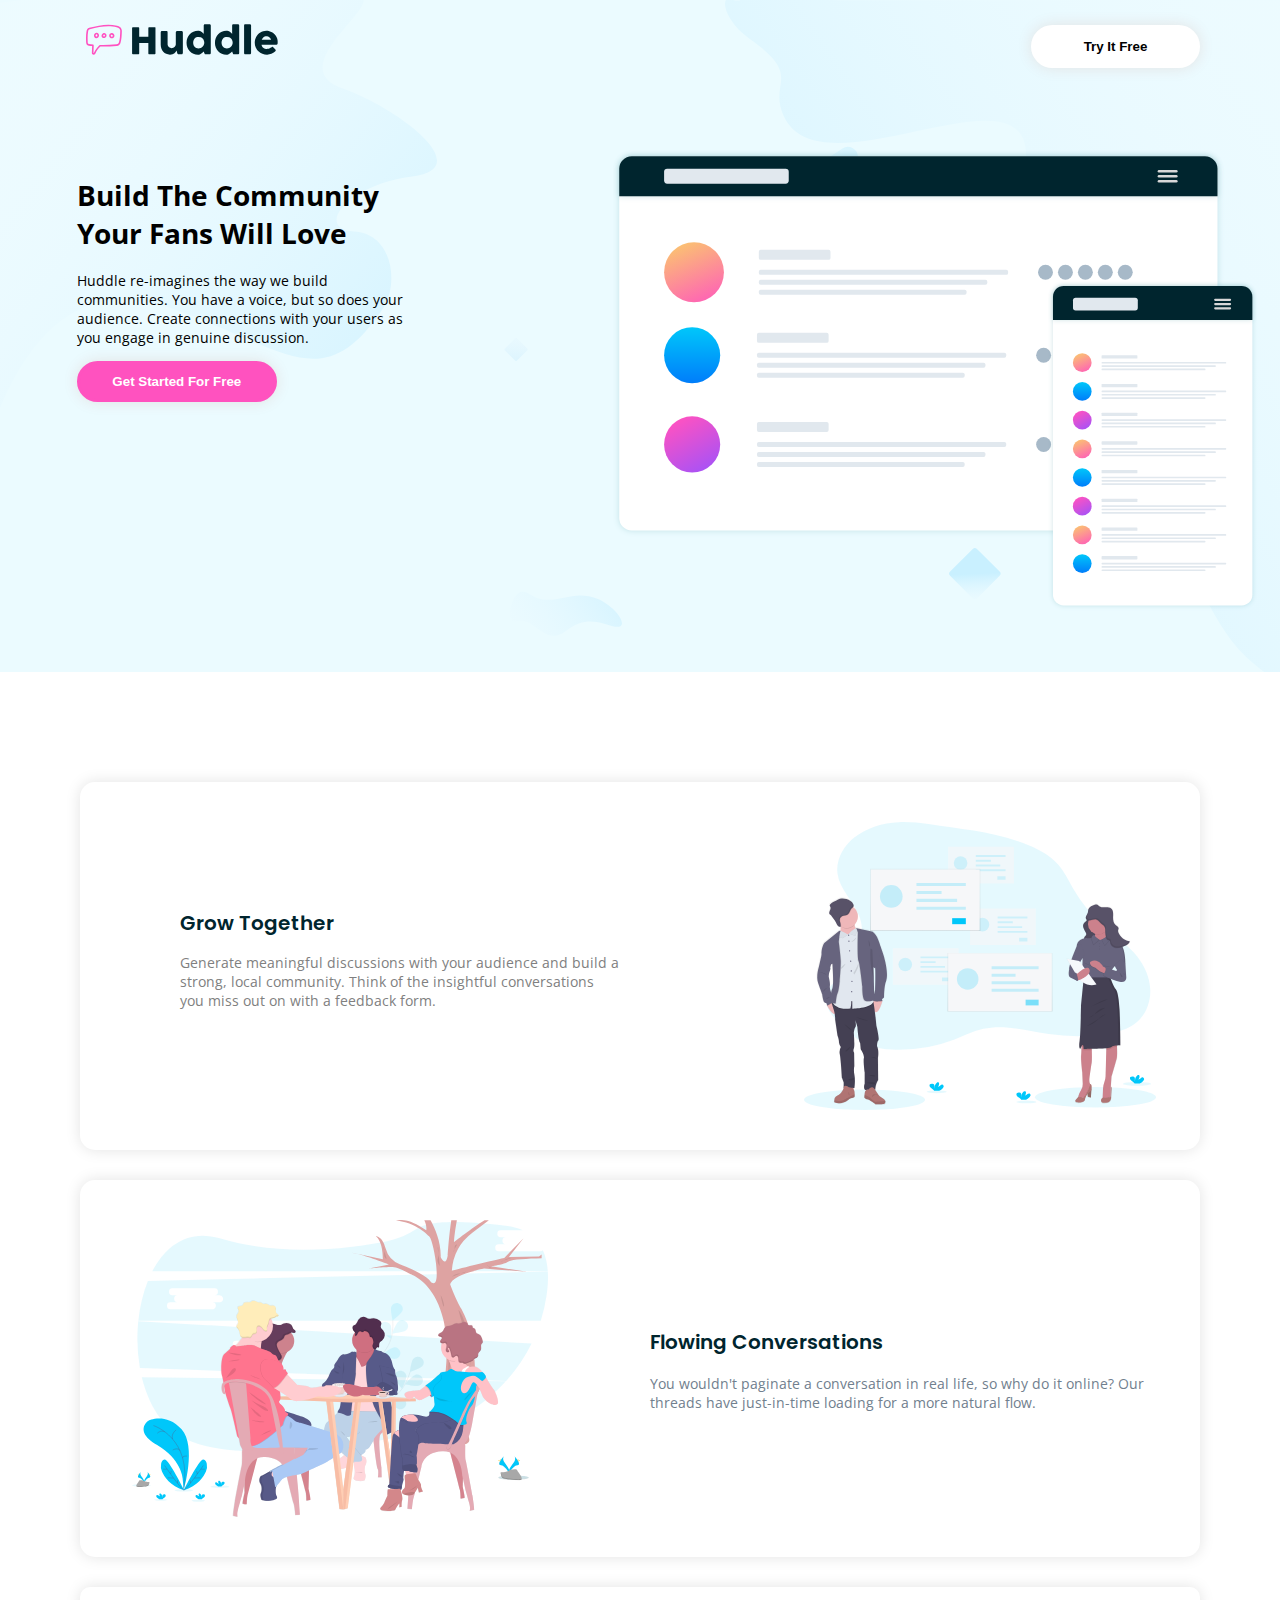
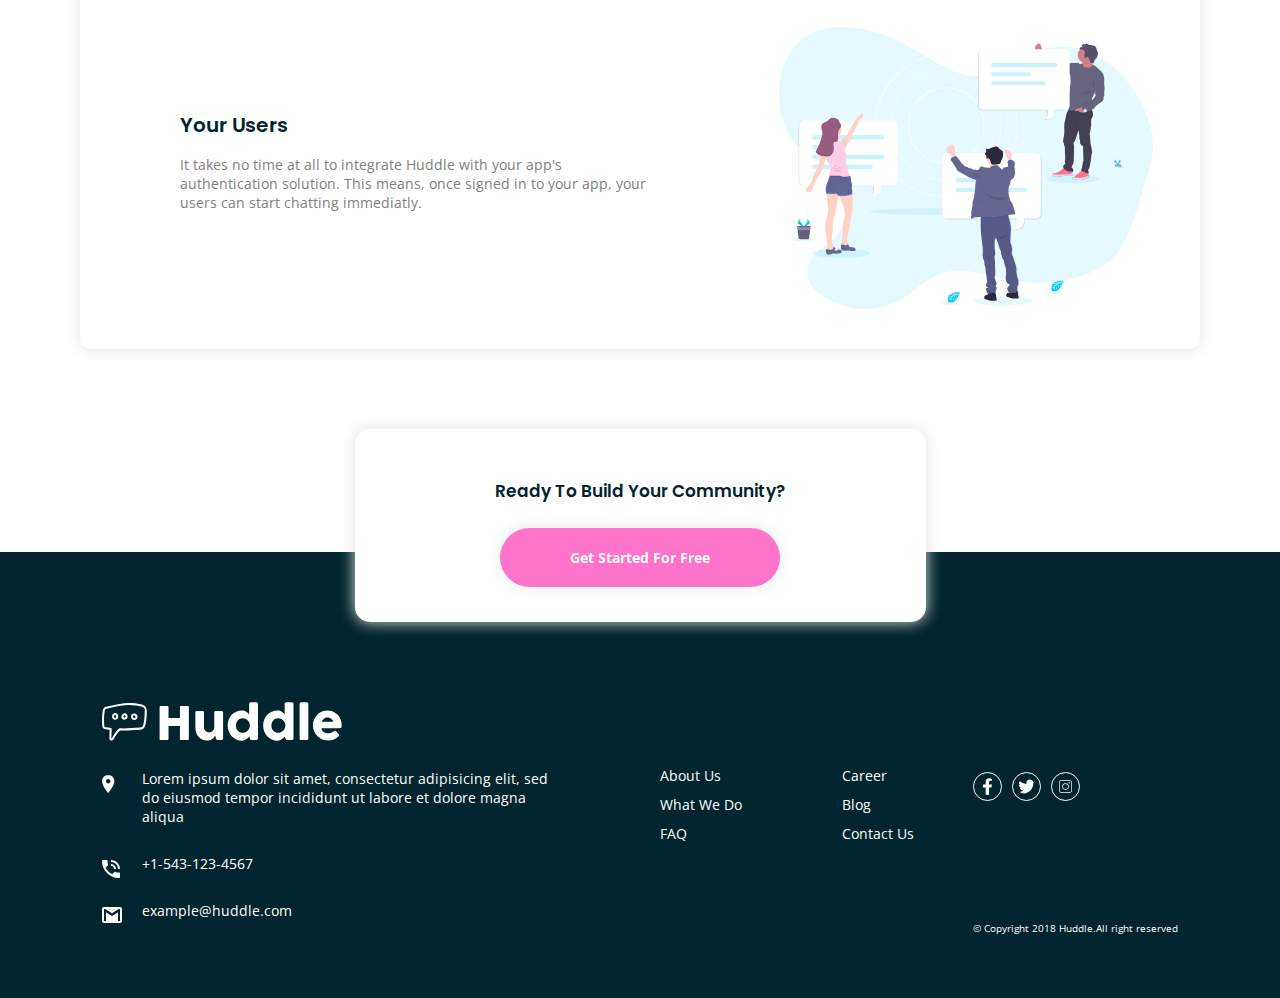
<file: index.html>
<!DOCTYPE html>
<html lang="en">
  <head>
    <meta charset="UTF-8" />
    <meta name="viewport" content="width=device-width, initial-scale=1.0" />
    <title>Huddle</title>
    <link rel="shortcut icon" type="image/png" href="images/favicon_32_32.png"/>
    <link rel="stylesheet" href="style.css" />
    <link rel="preconnect" href="https://fonts.googleapis.com" />
    <link rel="preconnect" href="https://fonts.gstatic.com" crossorigin />
    <link
      href="https://fonts.googleapis.com/css2?family=Open+Sans:wght@400;700&family=Poppins:wght@600&display=swap"
      rel="stylesheet"/>
    <script src="script.js" defer></script>
  </head>
  <!-- Herivola -->
  <header id="header">
    <div class="nav">
      <div>
        <img class="Logo" id="logoImagetop" src="images\logo.svg" alt="Logo Hundle" />
      </div>
      <div class="Button1">
        <button  id="buttonform" class="ButtonTry">Try It Free</button>
      </div>
    </div>
    <div class="HeaderBas">
      <div class="Texte">
        <h1>Build The Community Your Fans Will Love</h1>
        <p>
          Huddle re-imagines the way we build communities. You have a voice, but
          so does your audience. Create connections with your users as you
          engage in genuine discussion.
        </p>
        <div class="Button2">
          <button id="buttonForm2"   class="ButtonGet">Get Started For Free</button>
        </div>
      </div>
      <div>
        <img
          class="GrandeImage"
          src="images\illustration_mockups.svg"
          alt="Image bulle de discussion en format pc / mobile"/>
      </div>
    </div>
  </header>
  <!-- Sonia -->
    <div class="general">
      <div class="contenair1">
        <div class="Grow-together">
          <h2 class="Titre1">Grow Together</h2>
          <p class="Paragraphe1">
            Generate meaningful discussions with your audience and build a
            strong, local community. Think of the insightful conversations you
            miss out on with a feedback form.
          </p>
        </div>  
        
        <div class="img1">
          <img
            class="image1"
            src="images/illustration_grow_together.svg"
            alt="deux personnes discutent ensemble"/>
        </div>
      </div>
      <!-- Clément -->
      <div class="main2">
        <div class="body2">
          <img
            class="imgbody2"
            src="images\illustration_flowing_conversation.svg"
            alt="Image de 4 personnes buvant le café autour d'une table dans un jardin"/>
        </div>
        <div class="textebody2">
          <div class="titrebody2">
            <h2>Flowing Conversations</h2>
          </div>
          <div>
            <p class="paragrapheBody">
              You wouldn't paginate a conversation in real life, so why do it
              online? Our threads have just-in-time loading for a more natural
              flow.
            </p>
          </div>
        </div>
      </div>
      <!-- Sonia 2 -->
      <div class="contenair3">
        <div class="Your-users">
          <h2 class="Titre3">Your Users</h2>
          <p class="Paragraphe3">
            It takes no time at all to integrate Huddle with your app's
            authentication solution. This means, once signed in to your app,
            your users can start chatting immediatly.
          </p>
        </div>
        <div class="img3">
          <img
            class="image3"
            src="images/illustration_your_users.svg"
            alt="Trois personnes discutent et portent une bulle de dialogue chacun"/>
        </div>
      </div>
    
  
      <!-- Clément 2 -->
      <div class="blockmainfin">
        <div class="mainfin">
          <h2 class="ready">Ready To Build Your Community?</h2>
          <button id="buttonForm3"   class="boutonmainfin">Get Started For Free</button>
        </div>
     </div>
    </div>
  </div>
    <!-- Feras -->
    <footer>
      <div class="contact">
        <svg width="240" height="39" xmlns="http://www.w3.org/2000/svg">
          <g fill-rule="nonzero" fill="none">
            <path
              fill="#ffffff"
              d="M27.967.879C20.242.875 12.182 2.615 4.047 4.872c-1.033.208-2.041.884-2.574 1.72C.983 7.38.805 8.171.652 9c-.79 4.428-.694 8.776-.53 13.594.036 1.103.2 2.41.715 3.205.538.803 1.46 1.313 2.561 1.48a95.99 95.99 0 0 0 4.232.525l-.312 8.698c-.048.692.29 1.267.71 1.598.376.286.795.413 1.225.445.86.065 1.869-.303 2.37-1.257 2.195-4.224 3.572-6.089 6.317-8.895 7.158.176 13.407-.222 20.482-.745 2.501-.065 4.218-2.11 4.672-3.743 1.357-4.232 1.568-9.456 1.712-14.737.061-2.093-.665-4.148-1.95-5.234-1.222-.991-2.702-1.35-4.058-1.718C35.031 1.363 31.263.905 27.967.879zm10.29 3.31c1.358.369 2.555.724 3.31 1.337 1.26 1.339 1.218 2.23 1.2 3.675-.142 5.122-.388 10.093-1.544 13.86-.498 1.405-1.366 2.405-3.006 2.556-7.208.533-13.462.945-20.707.739a1.032 1.032 0 0 0-.763.302c-3.044 3.074-4.601 5.21-6.921 9.676-.054.102-.171.164-.315.175-.097-.005-.136-.08-.142-.148l.314-9.432c.019-.509-.401-.995-.907-1.05a95.48 95.48 0 0 1-5.06-.62c-.726-.111-.994-.31-1.193-.606-.346-.825-.338-1.335-.365-2.128-.162-4.775-.242-8.948.491-13.1.068-.614.298-1.242.542-1.767.404-.632 1.023-.725 1.644-.897 7.956-2.197 15.74-3.84 23.068-3.845 3.592.13 7.364.49 10.354 1.273zm-27.479 8.09c-1.096 1.313-.987 3.096-.14 4.29.442.625 1.132 1.128 1.972 1.242 1.091.09 1.783-.352 2.53-.86 1.353-1.176 1.49-3.228.461-4.71-.524-.755-1.362-1.208-2.218-1.24-1.172.012-1.968.535-2.605 1.277zm11.856-1.072c-1.092.035-1.975.791-2.514 1.607-.617.933-.977 2.101-.478 3.246.96 2.203 4.277 2.176 5.6-.063.61-1.032.454-2.205 0-3.056-.452-.85-1.136-1.543-2.131-1.702a2.494 2.494 0 0 0-.477-.032zm9.625.207c-.34-.008-.69.024-1.018.111-1.312.35-2.429 1.704-2.26 3.437.086.872.487 1.722 1.21 2.308.723.585 1.773.847 2.88.62 1.272-.26 2.06-1.285 2.323-2.275.263-.99.197-1.999-.414-2.817a3.47 3.47 0 0 0-2.72-1.384zm-18.965 1.623c.245.002.438.08.637.366.445.642.321 1.615-.128 2.005-.447.39-.726.424-.922.398-.196-.027-.395-.162-.573-.414-.34-.48-.44-1.256.007-1.81.238-.316.675-.513.98-.545zm9.483.223c.038.006.464.253.668.636.204.383.242.739.048 1.066-.577.976-1.804.712-1.99.287-.07-.162-.017-.813.32-1.32.335-.509.757-.7.954-.67zm10.564.748c.062.083.213.64.096 1.082-.118.442-.31.715-.78.811-.602.124-.94 0-1.193-.207-.254-.205-.425-.552-.462-.923-.09-.92.24-1.133.764-1.273.61-.15 1.3.112 1.575.51z"
              fill="#FF52C1"/>
            <path
              fill="#ffffff"
              d="M57.61 4.996c.016-.26.111-.494.287-.701a.875.875 0 0 1 .701-.31h6.826c.23 0 .467.096.712.287a.883.883 0 0 1 .368.724v10.893h11.421V4.996c0-.276.096-.513.287-.712.192-.2.44-.3.747-.3h6.734c.306 0 .574.077.804.23.23.154.345.399.345.736V37.1c0 .337-.1.59-.3.758-.198.169-.459.253-.78.253h-6.803c-.306 0-.555-.084-.747-.253-.191-.168-.287-.42-.287-.758V24.047H66.504V37.1c0 .322-.104.57-.31.747-.207.176-.487.264-.84.264h-6.756c-.643 0-.972-.299-.988-.896V4.996zm62.875 32.725c-.199.168-.41.275-.632.321a3.123 3.123 0 0 1-.631.07h-3.47c-.276 0-.514-.05-.713-.15-.2-.1-.368-.234-.506-.402a2.384 2.384 0 0 1-.344-.575 4.884 4.884 0 0 1-.23-.666l-.712-2.942c-.23.475-.563 1.015-1 1.62a8.495 8.495 0 0 1-1.666 1.7c-.674.53-1.479.974-2.413 1.334-.935.36-2.007.54-3.218.54-1.746 0-3.332-.337-4.757-1.011a10.904 10.904 0 0 1-3.642-2.758c-1.003-1.164-1.781-2.524-2.332-4.08-.552-1.554-.828-3.213-.828-4.974V10.695c0-.582.127-1.022.38-1.321.252-.299.654-.448 1.206-.448h5.308c.66 0 1.111.11 1.356.333.245.222.368.655.368 1.298v14.96c0 .66.15 1.284.448 1.874.299.59.693 1.11 1.184 1.562.49.452 1.045.809 1.666 1.069.62.26 1.252.39 1.896.39.551 0 1.122-.13 1.712-.39a6.361 6.361 0 0 0 1.631-1.046c.498-.436.908-.95 1.23-1.54.322-.59.482-1.214.482-1.872V10.626c0-.26.05-.52.15-.781.1-.26.249-.46.448-.598.199-.122.387-.206.563-.252.176-.046.38-.07.609-.07h5.194c.658 0 1.133.162 1.424.483.291.322.437.751.437 1.287v25.716c0 .29-.065.559-.195.804s-.31.437-.54.574l.137-.068zm26.681-3.172c-.414.414-.87.858-1.367 1.333-.498.475-1.046.92-1.643 1.333a9.3 9.3 0 0 1-1.93 1.023 6.097 6.097 0 0 1-2.23.402c-2.083 0-4.002-.39-5.757-1.172a13.777 13.777 0 0 1-4.527-3.206c-1.264-1.356-2.252-2.953-2.964-4.792-.713-1.838-1.069-3.814-1.069-5.929 0-2.13.356-4.11 1.069-5.94.712-1.83 1.7-3.424 2.964-4.78a13.635 13.635 0 0 1 4.527-3.194c1.755-.774 3.674-1.161 5.757-1.161.843 0 1.613.123 2.31.368a8.51 8.51 0 0 1 1.907.942c.575.383 1.103.816 1.586 1.298.482.483.938.954 1.367 1.414V1.985c0-.49.15-.903.448-1.24.299-.338.747-.506 1.345-.506h5.17c.2 0 .41.042.632.126.222.085.425.203.61.357.183.153.332.337.447.551.115.215.173.452.173.712v34.357c0 1.18-.62 1.77-1.862 1.77h-4.504c-.306 0-.544-.04-.712-.116a1.13 1.13 0 0 1-.426-.333 2.319 2.319 0 0 1-.31-.551 17.13 17.13 0 0 0-.344-.77l-.667-1.793zm-13.214-11.008a8.39 8.39 0 0 0 .471 2.839c.314.88.762 1.643 1.345 2.286a6.384 6.384 0 0 0 2.102 1.528c.82.376 1.728.563 2.724.563.98 0 1.903-.176 2.769-.528a7.058 7.058 0 0 0 2.263-1.46 7.256 7.256 0 0 0 1.552-2.194c.39-.843.609-1.747.655-2.712v-.322a7.26 7.26 0 0 0-.552-2.803 7.427 7.427 0 0 0-1.528-2.344 7.242 7.242 0 0 0-2.298-1.597 6.977 6.977 0 0 0-2.861-.586c-.996 0-1.904.195-2.724.586-.82.39-1.52.923-2.102 1.597a7.236 7.236 0 0 0-1.345 2.344 8.35 8.35 0 0 0-.47 2.803zm48.72 11.008c-.414.414-.87.858-1.368 1.333-.498.475-1.046.92-1.643 1.333a9.3 9.3 0 0 1-1.93 1.023 6.097 6.097 0 0 1-2.23.402c-2.083 0-4.002-.39-5.756-1.172a13.777 13.777 0 0 1-4.528-3.206c-1.263-1.356-2.252-2.953-2.964-4.792-.712-1.838-1.069-3.814-1.069-5.929 0-2.13.357-4.11 1.069-5.94s1.7-3.424 2.964-4.78a13.635 13.635 0 0 1 4.528-3.194c1.754-.774 3.673-1.161 5.756-1.161.843 0 1.613.123 2.31.368a8.51 8.51 0 0 1 1.907.942c.575.383 1.103.816 1.586 1.298.483.483.938.954 1.367 1.414V1.985c0-.49.15-.903.448-1.24.3-.338.747-.506 1.345-.506h5.17c.2 0 .41.042.632.126.223.085.426.203.61.357.183.153.333.337.448.551.114.215.172.452.172.712v34.357c0 1.18-.62 1.77-1.862 1.77h-4.504c-.306 0-.544-.04-.712-.116a1.13 1.13 0 0 1-.425-.333 2.319 2.319 0 0 1-.31-.551 17.13 17.13 0 0 0-.345-.77l-.667-1.793zm-13.215-11.008a8.39 8.39 0 0 0 .471 2.839c.315.88.763 1.643 1.345 2.286a6.384 6.384 0 0 0 2.103 1.528c.82.376 1.727.563 2.723.563.98 0 1.903-.176 2.769-.528a7.058 7.058 0 0 0 2.264-1.46 7.256 7.256 0 0 0 1.55-2.194c.391-.843.61-1.747.656-2.712v-.322a7.26 7.26 0 0 0-.552-2.803 7.427 7.427 0 0 0-1.528-2.344 7.242 7.242 0 0 0-2.298-1.597 6.977 6.977 0 0 0-2.861-.586c-.996 0-1.904.195-2.723.586-.82.39-1.521.923-2.103 1.597a7.236 7.236 0 0 0-1.345 2.344 8.35 8.35 0 0 0-.47 2.803zM197.61 2.008c0-.49.122-.903.367-1.24.246-.338.667-.506 1.264-.506h5.63c.154 0 .315.042.483.126a1.7 1.7 0 0 1 .471.357c.146.153.268.337.368.551.1.215.15.452.15.712v34.334c0 .582-.165 1.022-.495 1.321-.329.299-.754.448-1.275.448h-5.332c-.597 0-1.018-.15-1.264-.448-.245-.299-.367-.74-.367-1.321V2.008zm38.7 32.61a15.31 15.31 0 0 1-4.55 2.907 13.87 13.87 0 0 1-5.355 1.046c-2.1 0-4.083-.383-5.952-1.15a15.494 15.494 0 0 1-4.918-3.182 15.273 15.273 0 0 1-3.355-4.792c-.828-1.838-1.241-3.837-1.241-5.998 0-1.348.164-2.654.494-3.918a15.45 15.45 0 0 1 1.402-3.55 15.055 15.055 0 0 1 2.206-3.045 13.957 13.957 0 0 1 2.907-2.379 14.327 14.327 0 0 1 3.493-1.54 14.084 14.084 0 0 1 3.975-.551c1.272 0 2.505.169 3.7.506 1.195.337 2.318.812 3.367 1.424 1.05.613 2.01 1.349 2.884 2.207a14.896 14.896 0 0 1 2.252 2.815 13.58 13.58 0 0 1 1.46 3.263c.344 1.157.517 2.348.517 3.573 0 .797-.012 1.448-.035 1.954-.023.505-.142.908-.356 1.206-.215.3-.57.506-1.069.62-.498.116-1.23.173-2.194.173h-16.546c.153.98.463 1.8.93 2.46a5.842 5.842 0 0 0 1.62 1.573c.613.391 1.264.67 1.954.84a8.24 8.24 0 0 0 1.953.252c.552 0 1.118-.058 1.7-.172a12.179 12.179 0 0 0 1.69-.46 9.557 9.557 0 0 0 1.493-.667c.452-.252.816-.517 1.092-.792.245-.2.456-.349.632-.449.176-.1.364-.149.563-.149.2 0 .402.07.61.207a4.8 4.8 0 0 1 .7.597l2.436 2.758c.168.2.276.38.322.54.046.161.069.326.069.494 0 .307-.085.571-.253.793a2.89 2.89 0 0 1-.598.586zm-11.054-19.143c-.598 0-1.176.119-1.735.356a6.547 6.547 0 0 0-1.575.954c-.49.398-.93.85-1.321 1.356a8.315 8.315 0 0 0-.954 1.54h11.743a13.536 13.536 0 0 0-1.045-1.655 7.081 7.081 0 0 0-1.287-1.333 5.558 5.558 0 0 0-1.655-.896c-.62-.215-1.344-.322-2.171-.322z"
              fill="#00252E"/>
          </g>
        </svg>
        <ul>
          <li class="adresse">
            <p class="location">
              Lorem ipsum dolor sit amet, consectetur adipisicing elit, sed do
              eiusmod tempor incididunt ut labore et dolore magna aliqua
            </p>
          </li>
          <li class="telephone"><p>+1-543-123-4567</p></li>
          <li class="email"><p>example@huddle.com</p></li>
        </ul>
      </div>
      <div class="aboutus">
        <ul class="listAboutUsLeft">
          <li class="lists"><a href="#">About Us</a></li>
          <li class="lists"><a href="#">What We Do</a></li>
          <li class="lists"><a href="#">FAQ</a></li>
        </ul>
        <ul class="listAboutUsRight">
          <li class="lists"><a href="#">Career</a></li>
          <li class="lists"><a href="#">Blog</a></li>
          <li class="lists"><a href="#">Contact Us</a></li>
        </ul>
      </div>
      <div class="social_media">
        <div class="social_media_icon">
          <a href="https://www.facebook.com/" target="_blank"><svg aria-label="Logo Facebook"
              class="svgSM"
              stroke="currentColor"
              fill="currentColor"
              stroke-width="0"
              viewBox="0 0 320 512"
              height="17px"
              width="17px"
              xmlns="http://www.w3.org/2000/svg">
              <path
                d="M279.14 288l14.22-92.66h-88.91v-60.13c0-25.35 12.42-50.06 52.24-50.06h40.42V6.26S260.43 0 225.36 0c-73.22 0-121.08 44.38-121.08 124.72v70.62H22.89V288h81.39v224h100.17V288z"></path></svg></a>
          <a href="https://twitter.com/" target="_blank"
            ><svg aria-label="Logo Twitter"
              class="svgSM"
              stroke="currentColor"
              fill="currentColor"
              stroke-width="0"
              viewBox="0 0 512 512"
              height="17px"
              width="17px"
              xmlns="http://www.w3.org/2000/svg">
              <path
                d="M459.37 151.716c.325 4.548.325 9.097.325 13.645 0 138.72-105.583 298.558-298.558 298.558-59.452 0-114.68-17.219-161.137-47.106 8.447.974 16.568 1.299 25.34 1.299 49.055 0 94.213-16.568 130.274-44.832-46.132-.975-84.792-31.188-98.112-72.772 6.498.974 12.995 1.624 19.818 1.624 9.421 0 18.843-1.3 27.614-3.573-48.081-9.747-84.143-51.98-84.143-102.985v-1.299c13.969 7.797 30.214 12.67 47.431 13.319-28.264-18.843-46.781-51.005-46.781-87.391 0-19.492 5.197-37.36 14.294-52.954 51.655 63.675 129.3 105.258 216.365 109.807-1.624-7.797-2.599-15.918-2.599-24.04 0-57.828 46.782-104.934 104.934-104.934 30.213 0 57.502 12.67 76.67 33.137 23.715-4.548 46.456-13.32 66.599-25.34-7.798 24.366-24.366 44.833-46.132 57.827 21.117-2.273 41.584-8.122 60.426-16.243-14.292 20.791-32.161 39.308-52.628 54.253z"
              ></path></svg></a>
          <a href="https://www.instagram.com/" target="_blank"><svg aria-label="Logo Instagram"
              class="svgSM"
              stroke="currentColor"
              fill="currentColor"
              stroke-width="0"
              viewBox="0 0 24 24"
              height="17px"
              width="17px"
              xmlns="http://www.w3.org/2000/svg">
              <g id="Instagram">
                <g>
                  <path
                    d="M18.437,20.937H5.563a2.5,2.5,0,0,1-2.5-2.5V5.563a2.5,2.5,0,0,1,2.5-2.5H18.437a2.5,2.5,0,0,1,2.5,2.5V18.437A2.5,2.5,0,0,1,18.437,20.937ZM5.563,4.063a1.5,1.5,0,0,0-1.5,1.5V18.437a1.5,1.5,0,0,0,1.5,1.5H18.437a1.5,1.5,0,0,0,1.5-1.5V5.563a1.5,1.5,0,0,0-1.5-1.5Z"></path>
                  <path
                    d="M12,16.594A4.595,4.595,0,1,1,16.6,12,4.6,4.6,0,0,1,12,16.594ZM12,8.4A3.595,3.595,0,1,0,15.6,12,3.6,3.6,0,0,0,12,8.4Z"
                  ></path>
                  <circle cx="17.2" cy="6.83" r="1.075"></circle>
                </g>
              </g></svg></a>
        </div>
        <div class="copyRight">
          <p class="paragraphCopyRight">
            © Copyright 2018 Huddle.All right reserved
          </p>
        </div>
      </div>
    </footer>
     <!--messageEnvoyer-->
     <div id="messageEnvoyer">
      <p class="paraMessageEnvoyer">"Nous avons bien pris en compte votre demande, 
        veuillez vérifier votre boîte mail pour valider votre inscription.</p>
     </div>
     <!-- formulaire--> 
     <div id="containerFormulair" class="container">
      <div class="modal-back"></div>
        <div class="form_area">
          <div> 
            <button id="close_the_form"><svg  class="svgCall" stroke="currentColor" fill="currentColor" stroke-width="0" viewBox="0 0 512 512" height="20px" width="20px" xmlns="http://www.w3.org/2000/svg"><path d="M256 90c44.3 0 86 17.3 117.4 48.6C404.7 170 422 211.7 422 256s-17.3 86-48.6 117.4C342 404.7 300.3 422 256 422s-86-17.3-117.4-48.6C107.3 342 90 300.3 90 256s17.3-86 48.6-117.4C170 107.3 211.7 90 256 90m0-42C141.1 48 48 141.1 48 256s93.1 208 208 208 208-93.1 208-208S370.9 48 256 48z"></path><path d="M360 330.9L330.9 360 256 285.1 181.1 360 152 330.9l74.9-74.9-74.9-74.9 29.1-29.1 74.9 74.9 74.9-74.9 29.1 29.1-74.9 74.9z"></path></svg></button>
          </div>
          <p class="title">Inscrivez Vous</p>
           <form action="">
             <div class="form_group">
                 <label class="sub_title" for="inputname">Nom et Prénom</label>
                 <input required placeholder="Enter your full name" class="form_style" id="inputname" type="text">
             </div>
             <div class="form_group">
                 <label class="sub_title" for="email">Votre Email</label>
                 <input required placeholder="Enter your email" id="email" class="form_style" type="email">
             </div>
             <div  class="form_group">
             <label  class="sub_title" for="message">Votre Message</label>
             <textarea
              name="message" id="message" maxlength="10" cols="30" rows="5"
              class="bg-gray-700 text-gray-200 border-0 rounded-md p-2 mb-auto md:mb-auto md:w-full md:h-auto md:min-h-[100px] md:max-h-[100px] md:flex-grow md:flex-shrink md:flex-auto focus:bg-gray-md:focus:outline-none:focus:ring-blue-md:focus:border-transparent transition ease-in-out duration-fastest"
              placeholder=" Votre Message"></textarea>
              </div>
             <div id="buttons">
                 <button id="submitbutton"  type="submit"  class="btn">Envoyer</button>
                 <div id="error-message" class="error"></div>
                 <button type="reset" class="btn">Supprimer</button>
               </div>
                 <div class="callParaForm">
                 <p class="PCALL">vous préférez nous appeler </p><a  href="tel:+330780123456"><svg  class="svgCall" stroke="currentColor" fill="currentColor" stroke-width="0" viewBox="0 0 24 24" height="20px" width="20px" xmlns="http://www.w3.org/2000/svg"><path d="M20 15.5c-1.25 0-2.45-.2-3.57-.57a1.02 1.02 0 0 0-1.02.24l-2.2 2.2a15.045 15.045 0 0 1-6.59-6.59l2.2-2.21a.96.96 0 0 0 .25-1A11.36 11.36 0 0 1 8.5 4c0-.55-.45-1-1-1H4c-.55 0-1 .45-1 1 0 9.39 7.61 17 17 17 .55 0 1-.45 1-1v-3.5c0-.55-.45-1-1-1zM21 6h-3V3h-2v3h-3v2h3v3h2V8h3z"></path></svg></a>
             </div>
           </div>
         </div>
  </body>
</html>
</file>
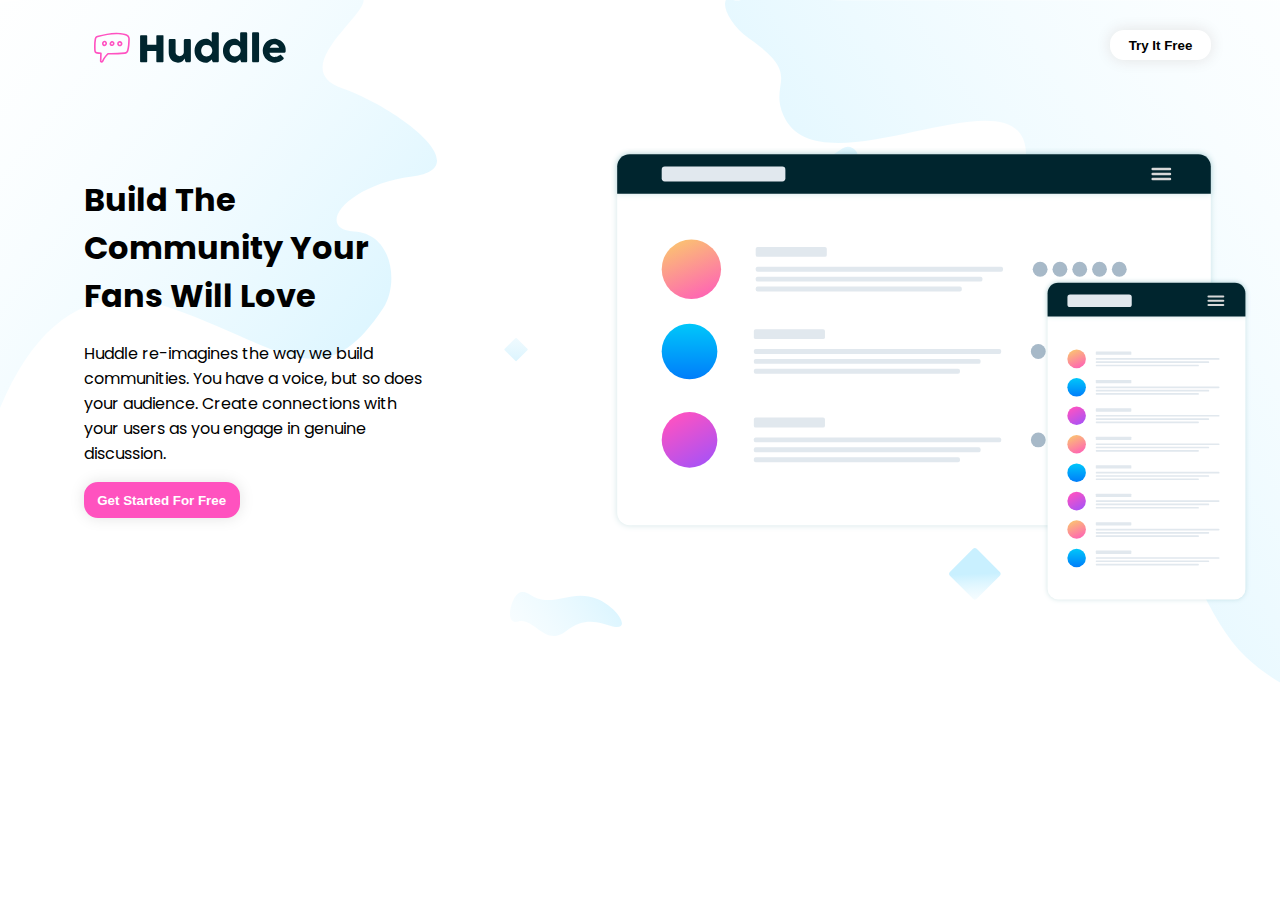
<file: HeaderFinal.html>
<!DOCTYPE html>
<html lang="en">
<head>
    <meta charset="UTF-8">
    <meta name="viewport" content="width=device-width, initial-scale=1.0">
    <link rel="stylesheet" href="HeaderFinal.css"
    <link
    href="https://fonts.googleapis.com/css2?family=Poppins:wght@600&display=swap"
    rel="stylesheet"
  />
  <link
    href="https://fonts.googleapis.com/css2?family=Poppins:wght@400;600&display=swap"
    rel="stylesheet"
  />
    <title></title>
</head>
<body>
    <div class="nav">
        <div>
            <img class="Logo" src="logo.svg" alt="Logo">
        </div>
        <div class="Button1">
            <button class="ButtonTry">Try It Free</button>
        </div>
    </div>

    <div class="HeaderBas">
        <div class="Texte">
            <h1>Build The Community Your Fans Will Love</h1>
            <p>Huddle re-imagines the way we build communities. You have
                a voice, but so does your audience. Create connections with
                your users as you engage in genuine discussion.
            </p>
            <div class="Button2">
            <button class="ButtonGet">Get Started For Free</button>
            </div>
        </div>
        <div>   
            <img class="GrandeImage"   src="illustration_mockups.svg" alt="Image bulle de discussion">
        </div>
    </div>
</body>
</html>
</file>
<file: style.css>
/* Herivola */
header {
  background-image: url(images/bg_hero_desktop.svg);
  background-repeat: no-repeat;
  background-color: hsl(193, 100%, 96%);
}
.Logo {
  margin: 10% 36%;
  width: 80%;
}
.ButtonTry {
  background-color: white;
  font-weight: 700;
  border: solid white;
  box-shadow: 0px 0px 15px rgb(227, 227, 227);
  border-radius: 30px;
  padding: 11px;
  width: 169px;
  margin: 25px 33px;
  cursor: pointer;
}
.Button1 {
  margin-right: 47px;
}
.HeaderBas {
  display: flex;
  gap: 5%;
}
.Texte {
  font-family: "Open Sans";
  width: 39%;
  margin: 5% 6%;
}

.GrandeImage {
  width: 90%;
  margin: 8% 7%;
}
.ButtonGet {
  background-color: hsl(322, 100%, 66%);
  color: white;
  border: solid hsl(322, 100%, 66%);
  font-weight: 600;
  box-shadow: 0px 0px 15px rgb(227, 227, 227);
  border-radius: 21px;
  padding: 10px;
  width:200px;
  cursor: pointer;
}
.ButtonGet:hover {
  background-color: hsl(322, 88%, 80%);
  border: solid hsl(322, 88%, 80%);
}
.ButtonTry:hover {
  color: rgb(160, 159, 159);
}
@media only screen and (max-width: 767px) {
  .HeaderBas {
    flex-direction: column;
  }
  .Texte {
    display: flex;
    flex-direction: column;
    width: 80%;
    text-align: center;
    font-size: 14px;
    margin: 15px auto;
  }

  .GrandeImage {
    width: 80%;
    margin-left: 13%;
    margin-top: 8%;
  }
  .ButtonGet {
    border-radius: 21px;
    padding: 10px;
    width:200px;
  }
  .Logo {
    margin: 31px 27px;
    width: 51%;
  }
  .ButtonTry {
    border-radius: 21px;
    padding: 5%;
    width: 78%;
    margin: 25px 55px;
  }
}
.nav {
  display: flex;
  justify-content: space-between;
}
.Button2 {
  justify-content: center;
}

/* Clément */

html {
  margin: 0px 0px;
}

.main2 {
  display: flex;
  align-items: center;
  border-radius: 15px;
  box-shadow: 0px 0px 15px rgb(227, 227, 227);
  gap: 20px;
  margin: 10px 40px 10px 40px;
  padding: 40px 0px;
}

.body2 {
  width: 80%;
  display: flex;
  justify-content: center;
}

.imgbody2 {
  width: 80%;
}

.textebody2 {
  width: 80%;
  padding: 0px 30px;
}

h2 {
  font-size: 20px;
  color: #00252e;
  font-family: "Poppins", sans-serif;
  font-weight: 600;
}

.paragrapheBody {
  font-size: 14px;
  color: #71808e;
  font-family: "Open Sans", sans-serif;
  font-weight: 400;
}

.blockmainfin{
  display: flex;
  justify-content: center;
}

.mainfin {
  display: flex;
  justify-content: center;
  align-items: center;
  flex-direction: column;
  border-radius: 15px;
  box-shadow: 0px 0px 15px rgb(227, 227, 227);
  padding: 35px 140px;
  width: max-content;
  /* position: absolute;
  top: 94%;
  left: 29%; */
  background-color: white;
  margin: 0px 0px -70px 0px;
}

.boutonmainfin {
  color: white;
  background-color: hsl(322, 100%, 66%);
  border-radius: 30px;
  border: none;
  padding: 20px 70px;
  font-size: 14px;
  box-shadow: 0px 0px 15px rgb(227, 227, 227);
  font-family: "Open Sans", sans-serif;
  font-weight: 700;
  cursor: pointer;
  opacity: 0.8;
  margin-top: 10px;
}

.boutonmainfin:hover {
  background-color: hsl(322, 88%, 80%);
}

.ready {
  font-size: 17px;
}
/* Sonia */
body {
  margin: 0px;
  padding: 0px;
  font-family: "Open sans";
  font-size: 14px;
  overflow-x: hidden;
}

.general {
  display: flex;
  flex-direction: column;
  gap: 10px;
  padding: 100px 40px 0px 40px;
  /* position: relative; */
}


.contenair1 {
  display: flex;
  align-items: center;
  border-radius: 15px;
  box-shadow: 0px 0px 15px rgb(227, 227, 227);
  gap: 20px;
  margin: 10px 40px 10px 40px;
  padding: 40px 0px;
}

.Grow-together {
  width: 80%;
  padding: 0px 120px 0px 100px;
}

.Titre1 {
  font-size: 20px;
  margin: 0px 0px 15px 0px;
  color: #00252e;
  font-family: "Poppins", sans-serif;
  font-weight: 600;

}

.Paragraphe1 {
  color: grey;
  
}

.img1 {
  width: 80%;
  display: flex;
  justify-content: center;
}

.image1 {
  width: 80%;
  
}
.contenair3 {
  border-radius: 10px;
  box-shadow: 0px 0px 15px rgb(227, 227, 227);
  margin: 10px 40px 10px 40px;
  gap: 20px;
  display: flex;
  align-items: center;
  padding: 40px 0px;
  margin-bottom: 70px;
}

.Your-users {
  width: 80%;
  padding: 0px 65px 0px 100px;
}

.Titre3 {
  font-size: 20px;
  margin: 0px 0px 15px 0px;
    color: #00252e;
    font-family: "Poppins", sans-serif;
    font-weight: 600;
  
}

.Paragraphe3 {
  color: hsl(0, 0%, 50%);
  
}

.img3 {
  width: 80%;
  display: flex;
  justify-content: center;
}

.image3 {
  width: 80%;
  
}

@media only screen and (max-width: 767px) {


  .general {
    padding: 40px 15px 0px 15px;
  }
  .main2 {
    flex-direction: column;
    margin:0px;
  }
  .mainfin{
    padding: 30px 30px 40px 30px;
  }
  .boutonmainfin{
    font-size: 12px;
    padding: 15px 50px;
    margin-top: 15px;
  }
  .ready {
    font-size: 16px;
  }
  .titrebody2 {
    text-align: center;
  }
  .paragrapheBody {
    text-align: center;
    font-size: 0.75em;
  }
  html {
    font-size: 0.75em;
  }


  .contenair1 {
    display: flex;
    flex-direction: column-reverse;
    align-items: center;
    justify-content: center;
    margin:0px;
    
  }
  .Titre1 {
    font-size: 17px;
    text-align: center;
  }
  .Paragraphe1 {
    font-size: 12px;
    color: grey;
    text-align: center;
  }
  .Grow-together {
    padding: 0px 20px 0px 20px;
  }

  .contenair3 {
    display: flex;
    flex-direction: column-reverse;
    align-items: center;
    justify-content: center;
    margin:0px;
    
  }
  .Titre3 {
    font-size: 17px;
    text-align: center;
  }
  .Paragraphe3 {
    font-size: 12px;
    color: grey;
    text-align: center;
  }
  .Your-users {
    padding: 0px 20px 0px 20px;
  }
}
/* Feras */
footer {
  font-family: "Open Sans", sans-serif;
  font-size: 14px;
  height: auto;
  display: flex;
  background-color: hsl(192, 100%, 9%);
  justify-content: space-around;
  padding: 150PX 100PX 50PX 100PX;
  gap: 50px;
  margin: 0 auto;
}

.contact,
.aboutus,
.social_media {
  color: white;
  max-width: 100%;
}
.contact {
  display: flex;
  flex-direction: column;
}
.adresse {
  max-width: 460px;
  display: flex;
}
.location {
  padding-right: 50px;
  text-align: start;
}
.aboutus {
  display: flex;
  gap: 50px;
}
.listAboutUsLeft,
.listAboutUsRight {
  padding-top: 45px;
}
.listAboutUsLeft {
  padding-left: 0px;
}
.social_media {
  display: flex;
  flex-direction: column;
}

ul {
  display: flex;
  flex-direction: column;
  color: white;
  list-style: none;
}

.adresse::before {
  background-repeat: no-repeat;

  margin: 7px 0 0 -25px;

  background-image: url(images/icon_location.svg);
}
.telephone::before {
  background-repeat: no-repeat;

  background-image: url(images/icon_phone.svg);
}
.email::before {
  background-repeat: no-repeat;
  background-image: url(images/icon_email.svg);
}
.adresse::before,
.telephone::before,
.email::before {
  content: "";
  width: 20px;
  height: 30px;
  position: absolute;
  margin: 20px 0 0 -40px;
}

a {
  color: white;
  text-decoration: none;
}
a:hover {
  text-decoration: underline;
}
.lists {
  margin: 0px;
  padding: 5px;
}

.social_media_icon {
  display: flex;
  margin-top: 70px;
  gap: 10px;
}
#facebook,
#instagram,
#tiwtter {
  margin: 5px;
}
.paragraphCopyRight {
  font-size: 10px;
}
.copyRight {
  padding-top: 110px;
}

#joinUsMessage {
  display: none;
  position: absolute;
  background-color: #de1919;
  color: #ffffff;
  padding: 10px;
  border-radius: 5px;
}
.svgSM {
  padding: 5px;
  display: flex;
  justify-content: center;
  align-items: center;
  border: 1px solid rgb(255, 252, 252);
  border-radius: 100%;
}
.svgSM:hover {
  color: hsl(322, 100%, 66%);
  border-color: hsl(322, 100%, 66%);
}

@media screen and (max-width: 768px) {
  footer {
    padding: 100px 0px 0px 15px;
    display: flex;
    align-items: baseline;
    flex-direction: column;
    gap: 20px;
  }

  .aboutus {
    display: flex;
    flex-direction: column;
    gap: 0px;
  }
  .adresse {
    display: flex;
  }
  .listAboutUsLeft,
  .listAboutUsRight {
    padding: 0px;
    margin-block-end: 0;
    margin-block-start: 0;
  }
  .social_media {
    align-items: center;
  }
  .copyRight {
    padding-top: 0px;
    padding-right: 35px;
    padding-left: 35px;
  }

  .lists {
    padding: 10px;
  }
  
 }

@media screen and (min-width: 768px) and (max-width: 960px) {
  footer {
    padding: 100px;
    display: flex;
    align-items: baseline;
    flex-direction: column;
    gap: 20px;
  }

  .contact,
  .aboutus,
  .social_media {
    width: 100%;
  }

  .adresse {
    flex-direction: column;
  }

  .location {
    padding-right: 0;
    text-align: start;
  }

  .listAboutUsLeft,
  .listAboutUsRight {
    width: 100%;
    padding: 0px;
    margin-block-end: 0;
    margin-block-start: 0;
  }

  .social_media {
    align-items: center;
  }

  .copyRight {
    padding-top: 0px;
    padding-right: 35px;
    padding-left: 35px;
  }

  .location {
    padding-right: 122px;
  }

  .paragraphCopyRight {
    padding-left: 35px;
    padding-right: 35px;
  }

  #joinUsMessage {
    display: none;
    position: absolute;
    background-color: #e51616;
    color: #1ae613;
    padding: 10px;
    border-radius: 5px;
  }
}
/* Formulair*/


#containerFormulair {
  position: absolute;
  top: 65%;
  left: 33%;
  display: none;
  align-items: center;
  justify-content: center;
  flex-direction: column;
  text-align: center;
  height: 100%;
  z-index: 1;
  max-height: 0%;
}
.modal-back {
  display: flex;
  position: fixed;
  top: 0;
  left: 0;
  right: 0;
  bottom: 0;
  background: rgba(48, 2, 88, 0.447)
}

.form_area {
  position: absolute; 
  top: 50%;
  left: 0%;
  display: flex;
  justify-content: center;
  align-items: center;
  flex-direction: column;
  background-color: #EDDCD9;
 
  border: 2px solid #264143;
  border-radius: 20px;
  box-shadow: 3px 4px 0px 1px #e99f4c;
  transform: translate(33%, -50%);

  
}

.title {
  color: #264143;
  font-weight: 900;
  font-size: 1.5em;
  margin-top: 20px;
}

.sub_title {
  font-weight: 600;
  margin: 5px 0;
}

.form_group {
  display: flex;
  flex-direction: column;
  align-items: baseline;
  margin: 10px;
}

.form_style {
  outline: none;
  border: 2px solid #264143;
  box-shadow: 3px 4px 0px 1px #e99f4c;
  width: 290px;
  padding: 12px 10px;
  border-radius: 4px;
  font-size: 15px;
}

.form_style:focus,
.btn:focus {
  transform: translateY(4px);
  box-shadow: 1px 2px 0px 0px #e99f4c;
}

.btn {
  padding: 15px;
  margin: 25px 0px;
  width: 290px;
  font-size: 15px;
  background: #de5499;
  border-radius: 10px;
  font-weight: 800;
  box-shadow: 3px 3px 0px 0px #e99f4c;
  cursor: pointer;
}

.btn:hover {
  opacity: 0.9;
  background: linear-gradient( 155deg, rgb(235 55 55) 15%, rgb(28 98 255) 65% );
    background-image: linear-gradient(1deg, rgb(235, 55, 55) 15%, rgb(28, 98, 255) 65%);
    background-position-x: initial;
    background-position-y: initial;
    background-size: initial;
    background-repeat: initial;
    background-attachment: initial;
    background-origin: initial;
    background-clip: initial;
    background-color: initial;;
}

#buttons {
  display: flex;
  flex-direction: column;
  align-items: center;
  cursor: pointer;
}
.callParaForm {
  display: flex;
  flex-direction: column;
}
.PCALL {
  color: black;
}
.callParaForm {
  display: flex;
  flex-direction: row;
  justify-content: space-evenly;
  align-items: center;
}
.svgCall {
  color: black;
  padding: 5px;
  display: flex;
  cursor: pointer;
}
.svgCall:hover {
  color: hsl(322, 100%, 66%);
  border-color: hsl(322, 100%, 66%);
}
/* messageEnvoyer*/
#messageEnvoyer {
  display: none;
  position: absolute;
  top: 50%;
  left: 35%;
  text-align: center;
  max-width: 25%;
  background-color: #0dfd51;
  border: 2px solid #f90bc6;
  border-radius: 20px;
  box-shadow: 3px 4px 0px 1px #e99f4c;
}

.error{
  background-color: #de1919;
}

#joinUsMessage {
  display: none;
  position: absolute;
  background-color: #e51616;
  color: #1ae613;
  padding: 10px;
  border-radius: 5px;
}
/* mediapour le formulair*/

@media screen and (min-width: 375px) and  (max-width: 430px) {
#containerFormulair {
  top: 65%;
  left: -25%;
}}
@media screen and (min-width: 430px) and (max-width: 500px) {
  #containerFormulair {
    top: 65%;
    left: -20%;
    }
}
@media screen and (min-width: 500px) and (max-width: 550px) {
  #containerFormulair {
    top: 65%;
    left: -16%;
    }
}
@media screen and (min-width: 550px) and (max-width: 600px) {
  #containerFormulair {
    top: 65%;
    left: -12%;
  }
}
@media screen and (min-width: 600px) and (max-width: 650px) {
  #containerFormulair {
    top: 65%;
    left: -8%;
  }
}
@media screen and (min-width: 650px) and (max-width: 710px) {
  #containerFormulair {
    top: 65%;
    left: -4%;
  }
}
@media screen and (min-width: 710px) and (max-width: 768px) {
  #containerFormulair {
    top: 65%;
    left: 0%;
  }
}
@media screen and (min-width: 768px) and (max-width: 900px) {
  #containerFormulair {
    top: 65%;
    left: 11%;
  }
}
</file>
